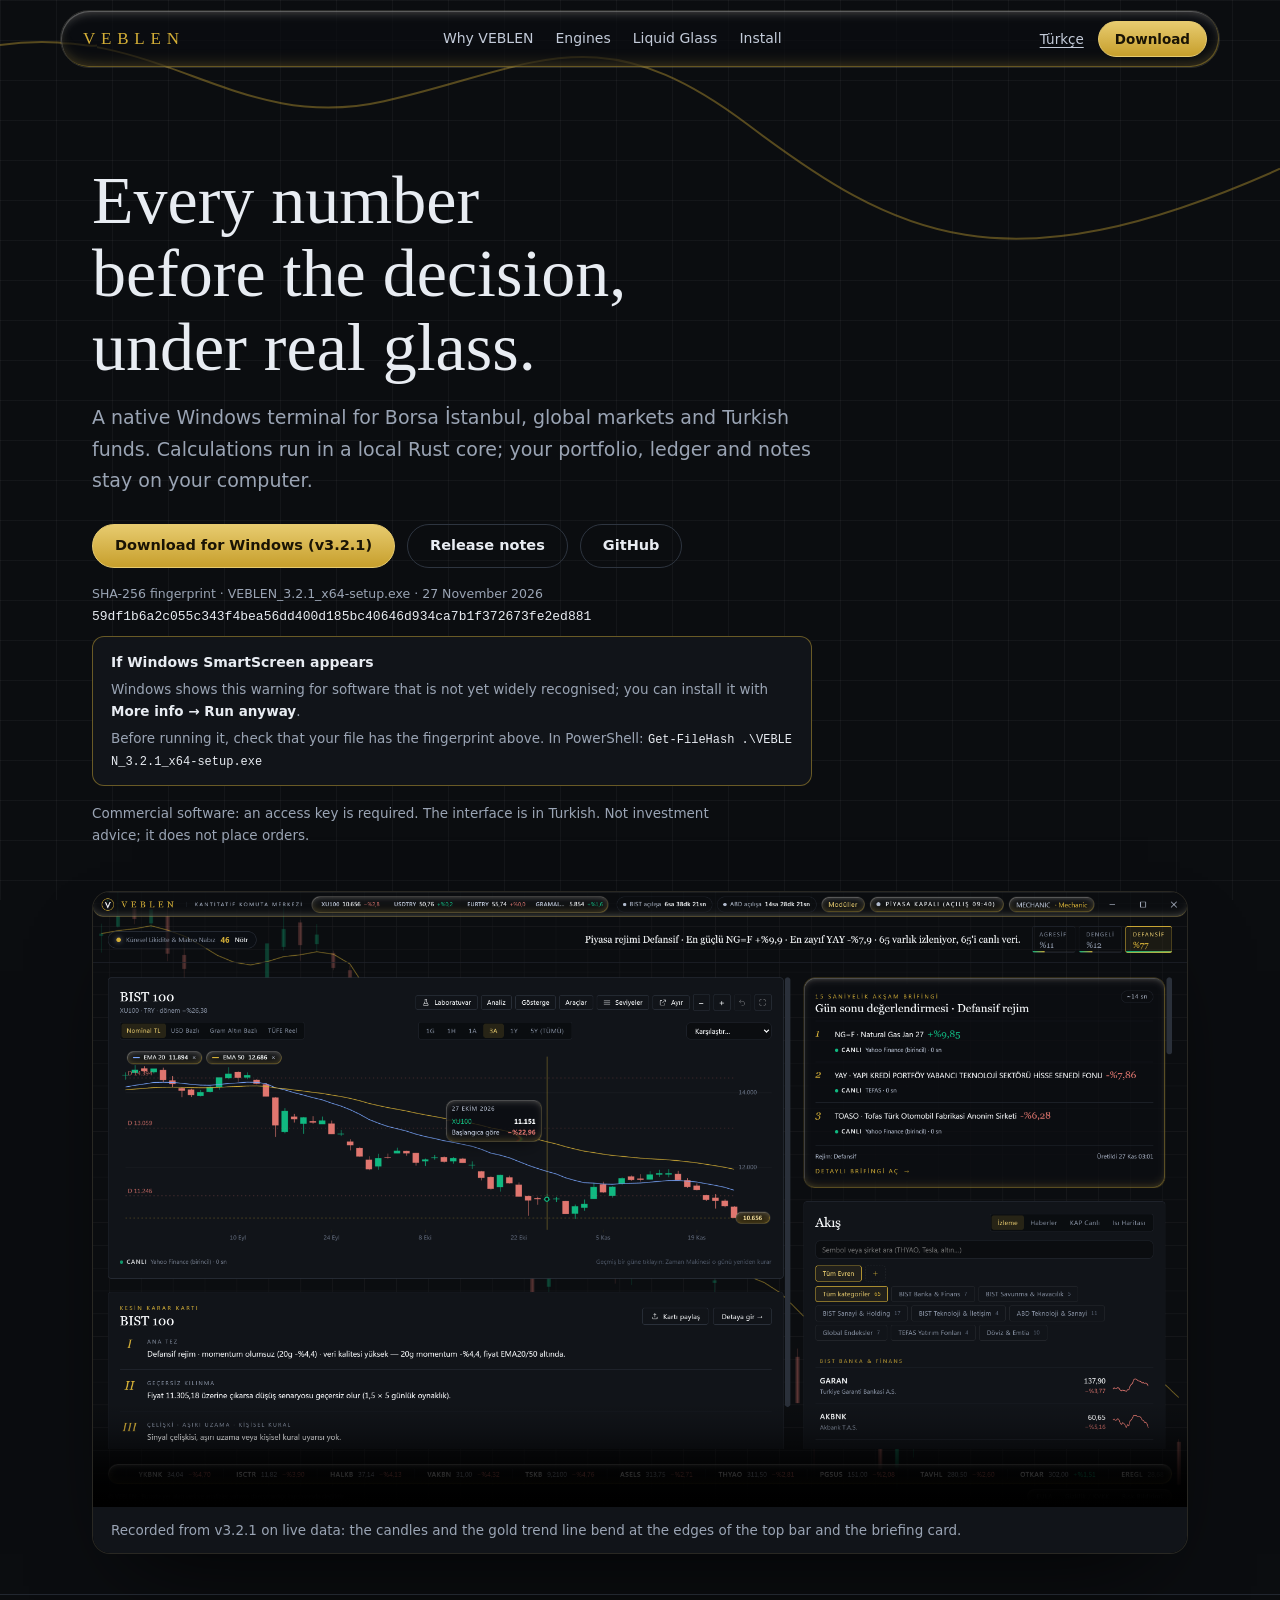
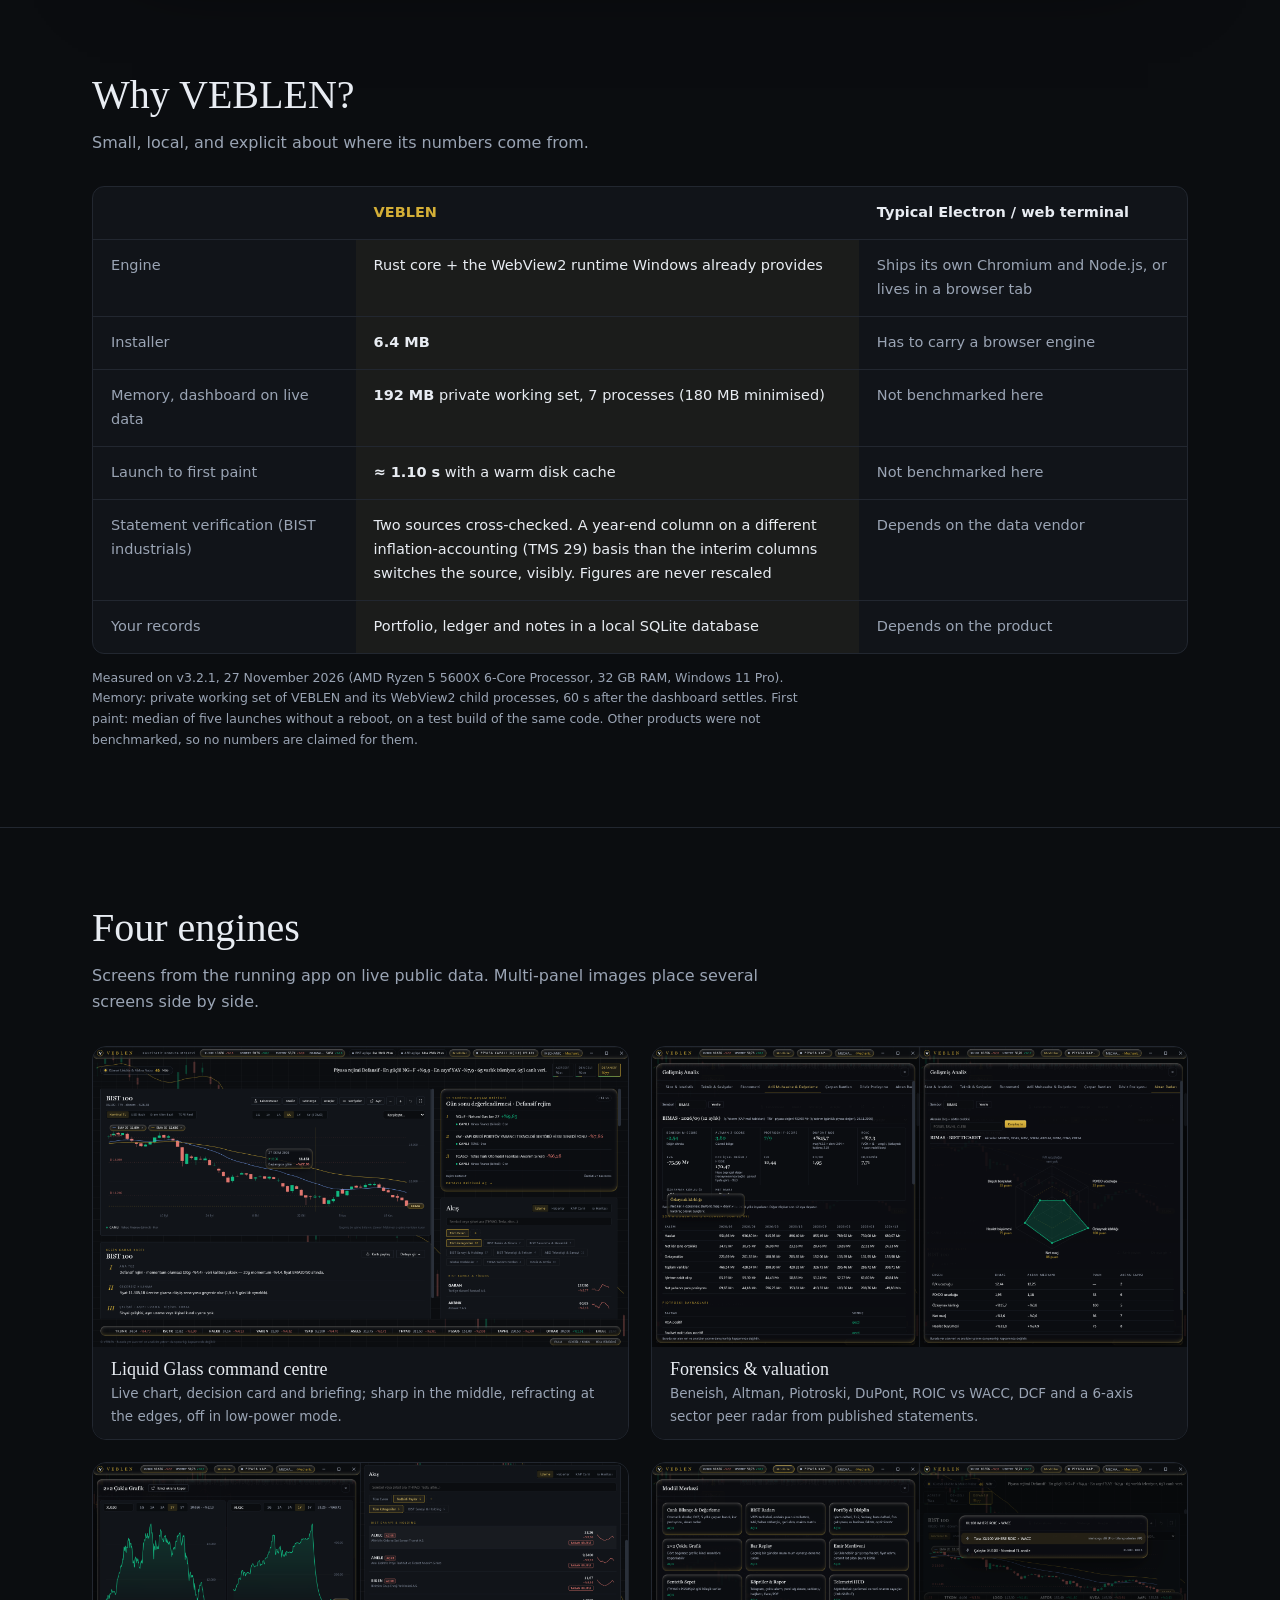
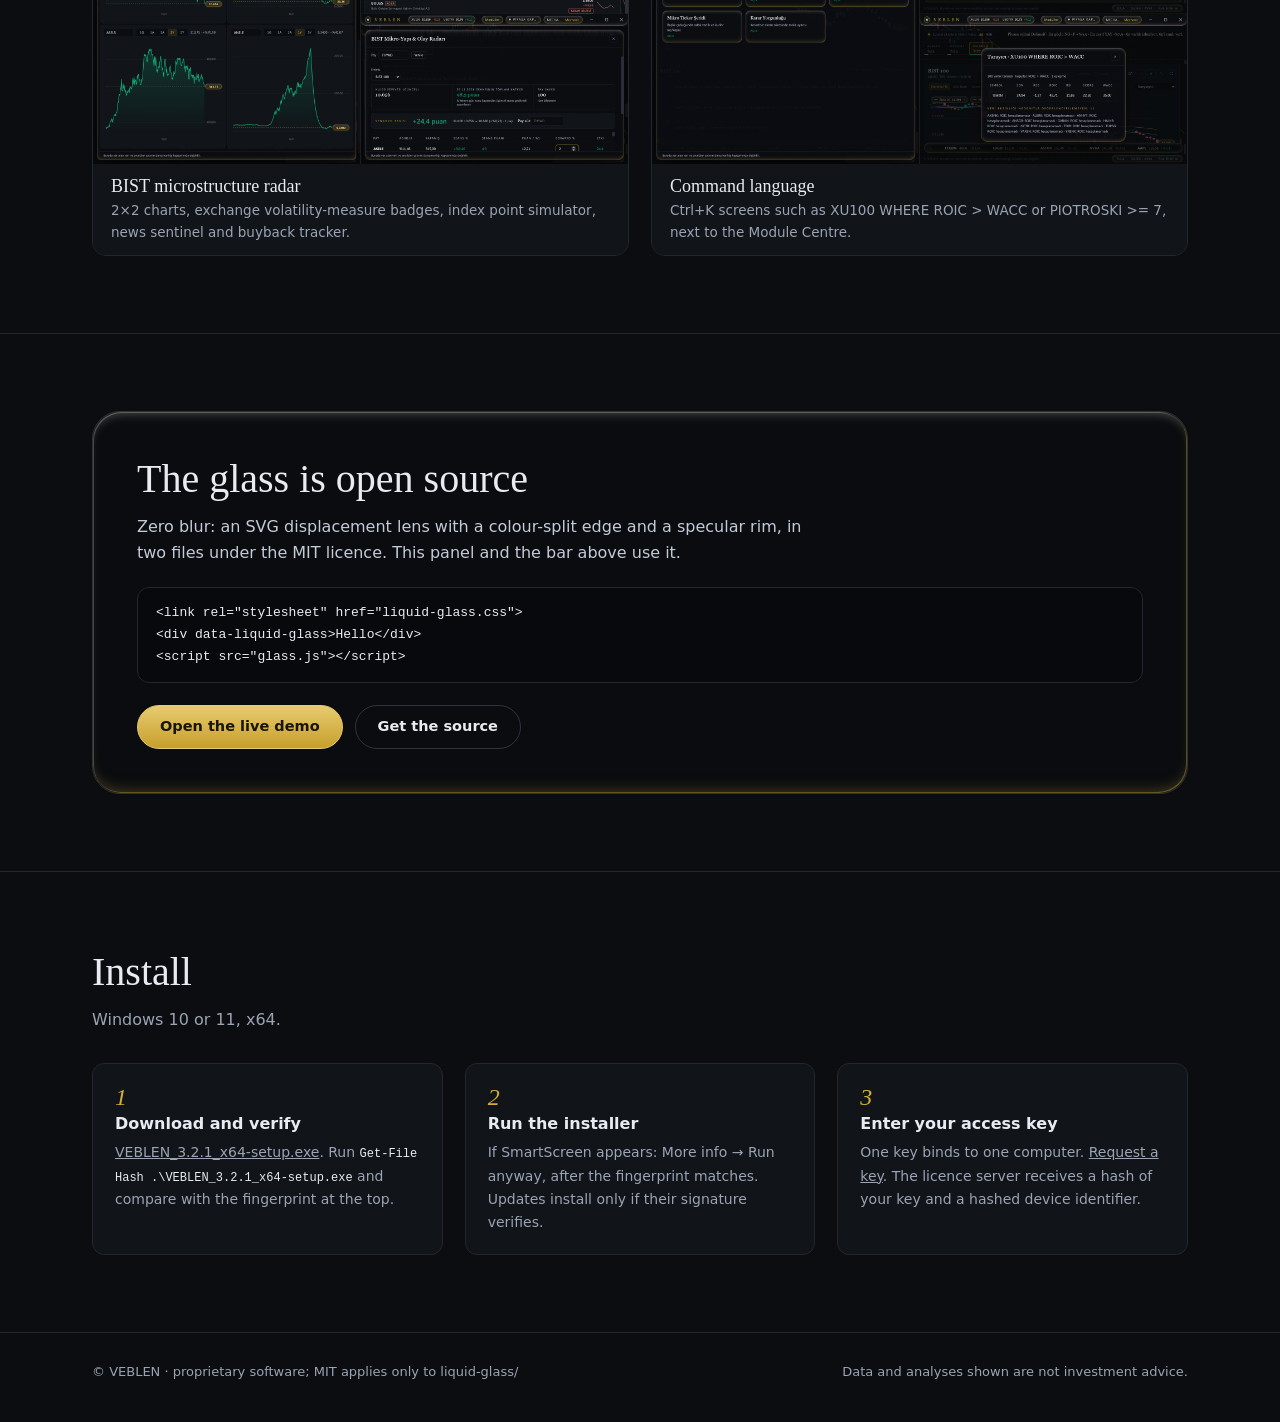
<file: docs/index.html>
<!doctype html>
<html lang="en">
<head>
<meta charset="utf-8">
<meta name="viewport" content="width=device-width, initial-scale=1">
<title>VEBLEN · Native quantitative terminal with optical Liquid Glass</title>
<meta name="description" content="Windows terminal for Borsa İstanbul, global markets and Turkish funds. Rust + Tauri v2, local-first, zero-blur optical glass.">
<meta property="og:title" content="VEBLEN · Native quantitative terminal">
<meta property="og:description" content="Rust + Tauri v2. Local-first. Zero-blur optical glass.">
<meta property="og:image" content="https://itsemreyldz.github.io/veblen-releases/media/hero-liquid-glass.png">
<meta name="twitter:card" content="summary_large_image">
<link rel="alternate" hreflang="tr" href="https://itsemreyldz.github.io/veblen-releases/tr.html">
<link rel="icon" href="media/logo.png">
<link rel="stylesheet" href="liquid-glass/liquid-glass.css">
<link rel="stylesheet" href="site.css">
</head>
<body>
<nav class="bar" data-liquid-glass data-lg-bezel="20" aria-label="Main">
<a class="brand" href="#">VEBLEN</a>
<ul><li><a href="#why">Why VEBLEN</a></li><li><a href="#engines">Engines</a></li><li><a href="#glass">Liquid Glass</a></li><li><a href="#install">Install</a></li></ul>
<div class="right"><a class="lang" href="tr.html" hreflang="tr" lang="tr">Türkçe</a><a class="btn primary small" href="https://github.com/itsemreyldz/veblen-releases/releases/download/v3.2.1/VEBLEN_3.2.1_x64-setup.exe">Download</a></div>
</nav>

<header class="hero"><div class="wrap">
<h1>Every number before the decision, under real glass.</h1>
<p class="lead">A native Windows terminal for Borsa İstanbul, global markets and Turkish funds. Calculations run in a local Rust core; your portfolio, ledger and notes stay on your computer.</p>
<div class="cta"><a class="btn primary" href="https://github.com/itsemreyldz/veblen-releases/releases/download/v3.2.1/VEBLEN_3.2.1_x64-setup.exe">Download for Windows (v3.2.1)</a><a class="btn" href="https://github.com/itsemreyldz/veblen-releases/releases/tag/v3.2.1">Release notes</a><a class="btn" href="https://github.com/itsemreyldz/veblen-releases">GitHub</a></div>
<div class="trust">
<p class="fp"><span>SHA-256 fingerprint · VEBLEN_3.2.1_x64-setup.exe · 27 November 2026</span><code id="sha256" class="hash">59df1b6a2c055c343f4bea56dd400d185bc40646d934ca7b1f372673fe2ed881</code></p>
<aside class="smart" aria-label="About Windows SmartScreen"><b>If Windows SmartScreen appears</b>
<p>Windows shows this warning for software that is not yet widely recognised; you can install it with <strong>More info → Run anyway</strong>.</p>
<p>Before running it, check that your file has the fingerprint above. In PowerShell: <code>Get-FileHash .\VEBLEN_3.2.1_x64-setup.exe</code></p></aside>
</div>
<p class="facts">Commercial software: an access key is required. The interface is in Turkish. Not investment advice; it does not place orders.</p>
<figure class="demo"><video autoplay muted loop playsinline controls preload="metadata" poster="media/hero-liquid-glass.png"><source src="media/hero-demo.mp4" type="video/mp4"><img src="media/hero-demo.gif" alt="Live candles bending at the edge of the glass"></video>
<figcaption>Recorded from v3.2.1 on live data: the candles and the gold trend line bend at the edges of the top bar and the briefing card.</figcaption></figure>
</div></header>

<section id="why"><div class="wrap">
<h2>Why VEBLEN?</h2><p class="sub">Small, local, and explicit about where its numbers come from.</p>
<div class="table"><table>
<thead><tr><th scope="col"><span class="visually"></span></th><th scope="col">VEBLEN</th><th scope="col">Typical Electron / web terminal</th></tr></thead>
<tbody>
<tr><th scope="row">Engine</th><td>Rust core + the WebView2 runtime Windows already provides</td><td>Ships its own Chromium and Node.js, or lives in a browser tab</td></tr>
<tr><th scope="row">Installer</th><td><strong>6.4 MB</strong></td><td>Has to carry a browser engine</td></tr>
<tr><th scope="row">Memory, dashboard on live data</th><td><strong>192 MB</strong> private working set, 7 processes (180 MB minimised)</td><td>Not benchmarked here</td></tr>
<tr><th scope="row">Launch to first paint</th><td><strong>≈ 1.10 s</strong> with a warm disk cache</td><td>Not benchmarked here</td></tr>
<tr><th scope="row">Statement verification (BIST industrials)</th><td>Two sources cross-checked. A year-end column on a different inflation-accounting (TMS 29) basis than the interim columns switches the source, visibly. Figures are never rescaled</td><td>Depends on the data vendor</td></tr>
<tr><th scope="row">Your records</th><td>Portfolio, ledger and notes in a local SQLite database</td><td>Depends on the product</td></tr>
</tbody></table></div>
<p class="foot">Measured on v3.2.1, 27 November 2026 (AMD Ryzen 5 5600X 6-Core Processor, 32 GB RAM, Windows 11 Pro). Memory: private working set of VEBLEN and its WebView2 child processes, 60 s after the dashboard settles. First paint: median of five launches without a reboot, on a test build of the same code. Other products were not benchmarked, so no numbers are claimed for them.</p>
</div></section>

<section id="engines"><div class="wrap">
<h2>Four engines</h2><p class="sub">Screens from the running app on live public data. Multi-panel images place several screens side by side.</p>
<div class="engines">
<figure><a href="media/hero-liquid-glass.png"><img src="media/hero-liquid-glass.png" alt="Liquid Glass command centre" loading="lazy" width="3840" height="2160"></a><figcaption><b>Liquid Glass command centre</b>Live chart, decision card and briefing; sharp in the middle, refracting at the edges, off in low-power mode.</figcaption></figure>
<figure><a href="media/forensics-xray.png"><img src="media/forensics-xray.png" alt="Forensic scores and peer radar" loading="lazy" width="3840" height="2160"></a><figcaption><b>Forensics &amp; valuation</b>Beneish, Altman, Piotroski, DuPont, ROIC vs WACC, DCF and a 6-axis sector peer radar from published statements.</figcaption></figure>
<figure><a href="media/bist-radar-grid.png"><img src="media/bist-radar-grid.png" alt="Chart grid, measure badges and index simulator" loading="lazy" width="3840" height="2160"></a><figcaption><b>BIST microstructure radar</b>2×2 charts, exchange volatility-measure badges, index point simulator, news sentinel and buyback tracker.</figcaption></figure>
<figure><a href="media/command-palette.png"><img src="media/command-palette.png" alt="Command palette and module centre" loading="lazy" width="3840" height="2160"></a><figcaption><b>Command language</b>Ctrl+K screens such as XU100 WHERE ROIC &gt; WACC or PIOTROSKI &gt;= 7, next to the Module Centre.</figcaption></figure>
</div>
</div></section>

<section id="glass"><div class="wrap">
<div class="invite" data-liquid-glass data-lg-bezel="30">
<h2>The glass is open source</h2><p class="sub">Zero blur: an SVG displacement lens with a colour-split edge and a specular rim, in two files under the MIT licence. This panel and the bar above use it.</p>
<pre>&lt;link rel="stylesheet" href="liquid-glass.css"&gt;
&lt;div data-liquid-glass&gt;Hello&lt;/div&gt;
&lt;script src="glass.js"&gt;&lt;/script&gt;</pre>
<div class="cta"><a class="btn primary" href="liquid-glass/">Open the live demo</a><a class="btn" href="https://github.com/itsemreyldz/veblen-releases/tree/main/liquid-glass">Get the source</a></div>
</div>
</div></section>

<section id="install"><div class="wrap">
<h2>Install</h2><p class="sub">Windows 10 or 11, x64.</p>
<ol class="steps">
<li><b>Download and verify</b><p><a href="https://github.com/itsemreyldz/veblen-releases/releases/download/v3.2.1/VEBLEN_3.2.1_x64-setup.exe">VEBLEN_3.2.1_x64-setup.exe</a>. Run <code>Get-FileHash .\VEBLEN_3.2.1_x64-setup.exe</code> and compare with the fingerprint at the top.</p></li>
<li><b>Run the installer</b><p>If SmartScreen appears: More info → Run anyway, after the fingerprint matches. Updates install only if their signature verifies.</p></li>
<li><b>Enter your access key</b><p>One key binds to one computer. <a href="https://github.com/itsemreyldz/veblen-releases/issues/new?title=Access%20key%20request">Request a key</a>. The licence server receives a hash of your key and a hashed device identifier.</p></li>
</ol>
</div></section>

<footer><div class="wrap"><span>© VEBLEN · proprietary software; MIT applies only to liquid-glass/</span><span>Data and analyses shown are not investment advice.</span></div></footer>
<script src="liquid-glass/glass.js"></script>
<script>if (matchMedia('(prefers-reduced-motion: reduce)').matches) { const v = document.querySelector('video'); v.removeAttribute('autoplay'); v.pause(); }</script>
</body>
</html>
</file>
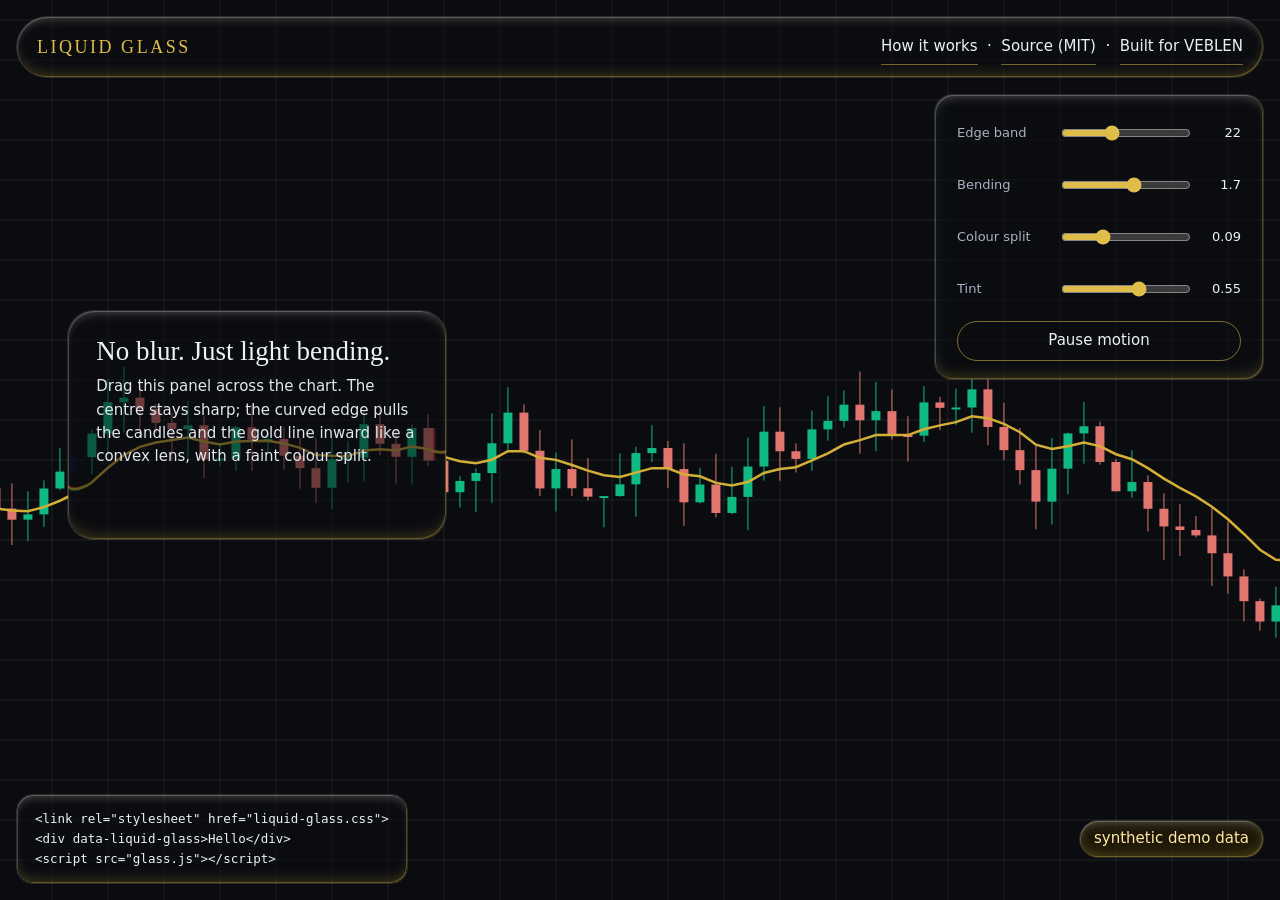
<file: liquid-glass/index.html>
<!doctype html>
<html lang="en">
<head>
<meta charset="utf-8">
<meta name="viewport" content="width=device-width, initial-scale=1">
<title>Liquid Glass · zero-blur optical refraction</title>
<meta name="description" content="A tiny, dependency-free engine that refracts the page behind an element instead of blurring it. SVG feDisplacementMap, chromatic edge, specular rim. MIT.">
<link rel="stylesheet" href="liquid-glass.css">
<style>
  :root { --text: #eef1f6; --mute: #aab3c4; --gold: #e0bd4a; color-scheme: dark; }
  * { box-sizing: border-box; }
  html, body { margin: 0; min-height: 100%; background: #0a0c10; color: var(--text); font: 15px/1.55 'Segoe UI Variable Text', 'Segoe UI', system-ui, sans-serif; }
  canvas { position: fixed; inset: 0; width: 100%; height: 100%; z-index: 0; }
  main { position: relative; z-index: 1; min-height: 100vh; display: grid; grid-template-columns: minmax(0, 1fr); grid-template-rows: auto 1fr auto; gap: 16px; padding: 16px; }
  header { display: flex; flex-wrap: wrap; align-items: center; justify-content: space-between; gap: 10px 20px; padding: 12px 20px; border-radius: 999px; }
  header b { font: 400 18px Georgia, serif; letter-spacing: .14em; color: var(--gold); }
  header a { color: var(--text); text-decoration: none; border-bottom: 1px solid rgba(224, 189, 74, .5); }
  .stage { display: flex; flex-wrap: wrap; align-items: flex-start; justify-content: space-between; gap: 16px; }
  .lens { width: min(380px, 100%); min-height: 230px; padding: 24px 28px; cursor: grab; touch-action: none; user-select: none; border-radius: 26px; }
  .lens:active { cursor: grabbing; }
  @media (min-width: 800px) { .lens { margin-top: clamp(40px, 24vh, 260px); margin-left: clamp(0px, 4vw, 80px); } } /* açılışta grafiğin üstünde dursun */
  @media (max-width: 560px) { header { border-radius: 26px; } }
  .lens h1 { margin: 0 0 8px; font: 400 27px/1.2 Georgia, serif; }
  .lens p { margin: 0; color: #e3e8f0; } /* arkadan parlak mum geçerken de okunur */
  .controls { width: min(330px, 100%); padding: 18px 22px; display: grid; gap: 12px; }
  .controls label { display: grid; grid-template-columns: 92px 1fr 42px; align-items: center; gap: 10px; font-size: 13px; color: var(--mute); }
  .controls output { font-variant-numeric: tabular-nums; color: var(--text); text-align: right; }
  input[type=range] { width: 100%; accent-color: var(--gold); }
  button { font: inherit; min-height: 40px; color: var(--text); background: transparent; border: 1px solid rgba(224, 189, 74, .55); border-radius: 999px; padding: 6px 14px; cursor: pointer; }
  input[type=range] { min-height: 36px; }
  header a { display: inline-flex; align-items: center; min-height: 36px; }
  button:focus-visible, a:focus-visible, .lens:focus-visible { outline: 2px solid var(--gold); outline-offset: 3px; }
  .notice { margin: 0; font-size: 13px; color: var(--mute); }
  footer { display: flex; flex-wrap: wrap; gap: 12px; align-items: center; justify-content: space-between; }
  pre { margin: 0; padding: 14px 18px; border-radius: 16px; overflow: auto; max-width: 100%; min-width: 0; font: 12.5px/1.6 'Cascadia Mono', Consolas, monospace; }
  .badge { padding: 6px 14px; border-radius: 999px; font-variant-numeric: tabular-nums; color: #ffeaa6; --lg-tint: 38, 29, 6; --lg-alpha: .7; }
</style>
</head>
<body>
<canvas id="bg" aria-hidden="true"></canvas>
<main>
  <header data-liquid-glass data-lg-bezel="18">
    <b>LIQUID GLASS</b>
    <span><a href="README.md">How it works</a> &nbsp;·&nbsp; <a href="https://github.com/itsemreyldz/veblen-releases/tree/main/liquid-glass">Source (MIT)</a> &nbsp;·&nbsp; <a href="https://github.com/itsemreyldz/veblen-releases">Built for VEBLEN</a></span>
  </header>

  <div class="stage">
    <section class="lens" id="lens" data-liquid-glass tabindex="0" aria-label="Draggable glass panel. Use the arrow keys to move it.">
      <h1>No blur. Just light bending.</h1>
      <p>Drag this panel across the chart. The centre stays sharp; the curved edge pulls the candles and the gold line inward like a convex lens, with a faint colour split.</p>
    </section>

    <section class="controls" data-liquid-glass aria-label="Lens settings">
      <label>Edge band <input id="bezel" type="range" min="6" max="48" value="22"><output>22</output></label>
      <label>Bending <input id="strength" type="range" min="0" max="3" step="0.1" value="1.7"><output>1.7</output></label>
      <label>Colour split <input id="chroma" type="range" min="0" max="0.3" step="0.01" value="0.09"><output>0.09</output></label>
      <label>Tint <input id="alpha" type="range" min="0" max="0.9" step="0.05" value="0.55"><output>0.55</output></label>
      <button id="motion" type="button">Pause motion</button>
      <p class="notice" id="notice" hidden></p>
    </section>
  </div>

  <footer>
    <pre data-liquid-glass>&lt;link rel="stylesheet" href="liquid-glass.css"&gt;
&lt;div data-liquid-glass&gt;Hello&lt;/div&gt;
&lt;script src="glass.js"&gt;&lt;/script&gt;</pre>
    <span class="badge" data-liquid-glass data-lg-bezel="10">synthetic demo data</span>
  </footer>
</main>

<script src="glass.js"></script>
<script>
(function () {
  'use strict';
  // Background: a synthetic candlestick tape and trend line, only so there is something to refract.
  var cv = document.getElementById('bg'), g = cv.getContext('2d'), bars = [], offset = 0, last = 0;
  var seed = 7, rnd = function () { seed = (seed * 16807) % 2147483647; return seed / 2147483647; };
  var price = 100;
  function bar() { var o = price; price = Math.max(55, Math.min(145, price + (rnd() - 0.5) * 9 + (100 - price) * 0.03)); return { o: o, c: price, h: Math.max(o, price) + rnd() * 4, l: Math.min(o, price) - rnd() * 4 }; }
  for (var i = 0; i < 260; i++) bars.push(bar());
  function draw() {
    var d = Math.min(window.devicePixelRatio || 1, 2), w = innerWidth, h = innerHeight, step = 16;
    if (cv.width !== Math.round(w * d) || cv.height !== Math.round(h * d)) { cv.width = Math.round(w * d); cv.height = Math.round(h * d); }
    g.setTransform(d, 0, 0, d, 0, 0); g.clearRect(0, 0, w, h);
    g.strokeStyle = 'rgba(238,241,246,.09)'; g.lineWidth = 1; g.beginPath();
    for (var x = -offset % 56; x < w; x += 56) { g.moveTo(x, 0); g.lineTo(x, h); }
    for (var y = 20; y < h; y += 40) { g.moveTo(0, y); g.lineTo(w, y); }
    g.stroke();
    var n = Math.ceil(w / step) + 2, Y = function (v) { return h - 30 - ((v - 50) / 100) * (h - 60); }, avg = null;
    var line = [];
    for (var k = 0; k < n; k++) {
      var b = bars[k % bars.length], X = k * step - (offset % step), up = b.c >= b.o;
      g.strokeStyle = g.fillStyle = up ? '#10b981' : '#e0766f';
      g.beginPath(); g.moveTo(X, Y(b.h)); g.lineTo(X, Y(b.l)); g.stroke();
      g.fillRect(X - 4.5, Math.min(Y(b.o), Y(b.c)), 9, Math.max(2, Math.abs(Y(b.c) - Y(b.o))));
      avg = avg === null ? b.c : b.c * 0.18 + avg * 0.82; line.push([X, Y(avg)]);
    }
    g.strokeStyle = '#d4af37'; g.lineWidth = 2.5; g.beginPath();
    line.forEach(function (p, j) { if (j) g.lineTo(p[0], p[1]); else g.moveTo(p[0], p[1]); }); g.stroke();
  }
  var running = !matchMedia('(prefers-reduced-motion: reduce)').matches;
  var button = document.getElementById('motion');
  function label() { button.textContent = running ? 'Pause motion' : 'Play motion'; }
  function frame(t) {
    if (running) {
      var dt = Math.min(0.05, (t - last) / 1000 || 0); offset += dt * 28;
      if (offset >= 16) { offset -= 16; bars.push(bars.shift()); }
      draw(); requestAnimationFrame(frame);
    }
    last = t;
  }
  button.addEventListener('click', function () { running = !running; label(); if (running) { last = performance.now(); requestAnimationFrame(frame); } });
  addEventListener('resize', draw); label(); draw(); if (running) requestAnimationFrame(frame);

  // Drag (pointer and arrow keys)
  var lens = document.getElementById('lens'), pos = { x: 0, y: 0 }, from = null;
  function move(x, y) { pos.x = x; pos.y = y; lens.style.left = x + 'px'; lens.style.top = y + 'px'; }
  lens.addEventListener('pointerdown', function (e) { from = { x: e.clientX - pos.x, y: e.clientY - pos.y }; lens.setPointerCapture(e.pointerId); });
  lens.addEventListener('pointermove', function (e) { if (from) move(e.clientX - from.x, e.clientY - from.y); });
  lens.addEventListener('pointerup', function () { from = null; });
  lens.addEventListener('keydown', function (e) {
    var d = { ArrowLeft: [-16, 0], ArrowRight: [16, 0], ArrowUp: [0, -16], ArrowDown: [0, 16] }[e.key];
    if (d) { e.preventDefault(); move(pos.x + d[0], pos.y + d[1]); }
  });

  // Settings
  ['bezel', 'strength', 'chroma', 'alpha'].forEach(function (name) {
    var input = document.getElementById(name);
    input.addEventListener('input', function () {
      input.nextElementSibling.textContent = input.value;
      if (name === 'alpha') lens.style.setProperty('--lg-alpha', input.value); else { lens.setAttribute('data-lg-' + name, input.value); LiquidGlass.refresh(); }
    });
  });

  var notice = document.getElementById('notice');
  if (!LiquidGlass.supported) { notice.hidden = false; notice.textContent = 'This browser does not run SVG filters inside backdrop-filter, so you see the tinted fallback. Open the page in a Chromium browser to see the refraction.'; }
  else if (LiquidGlass.reduced) {
    notice.hidden = false; notice.textContent = 'Your system asks for reduced transparency, so the lens is off. ';
    var show = document.createElement('button'); show.type = 'button'; show.textContent = 'Show the glass anyway';
    show.addEventListener('click', function () { LiquidGlass.force(true); notice.hidden = true; });
    notice.appendChild(show);
  }
})();
</script>
</body>
</html>
</file>
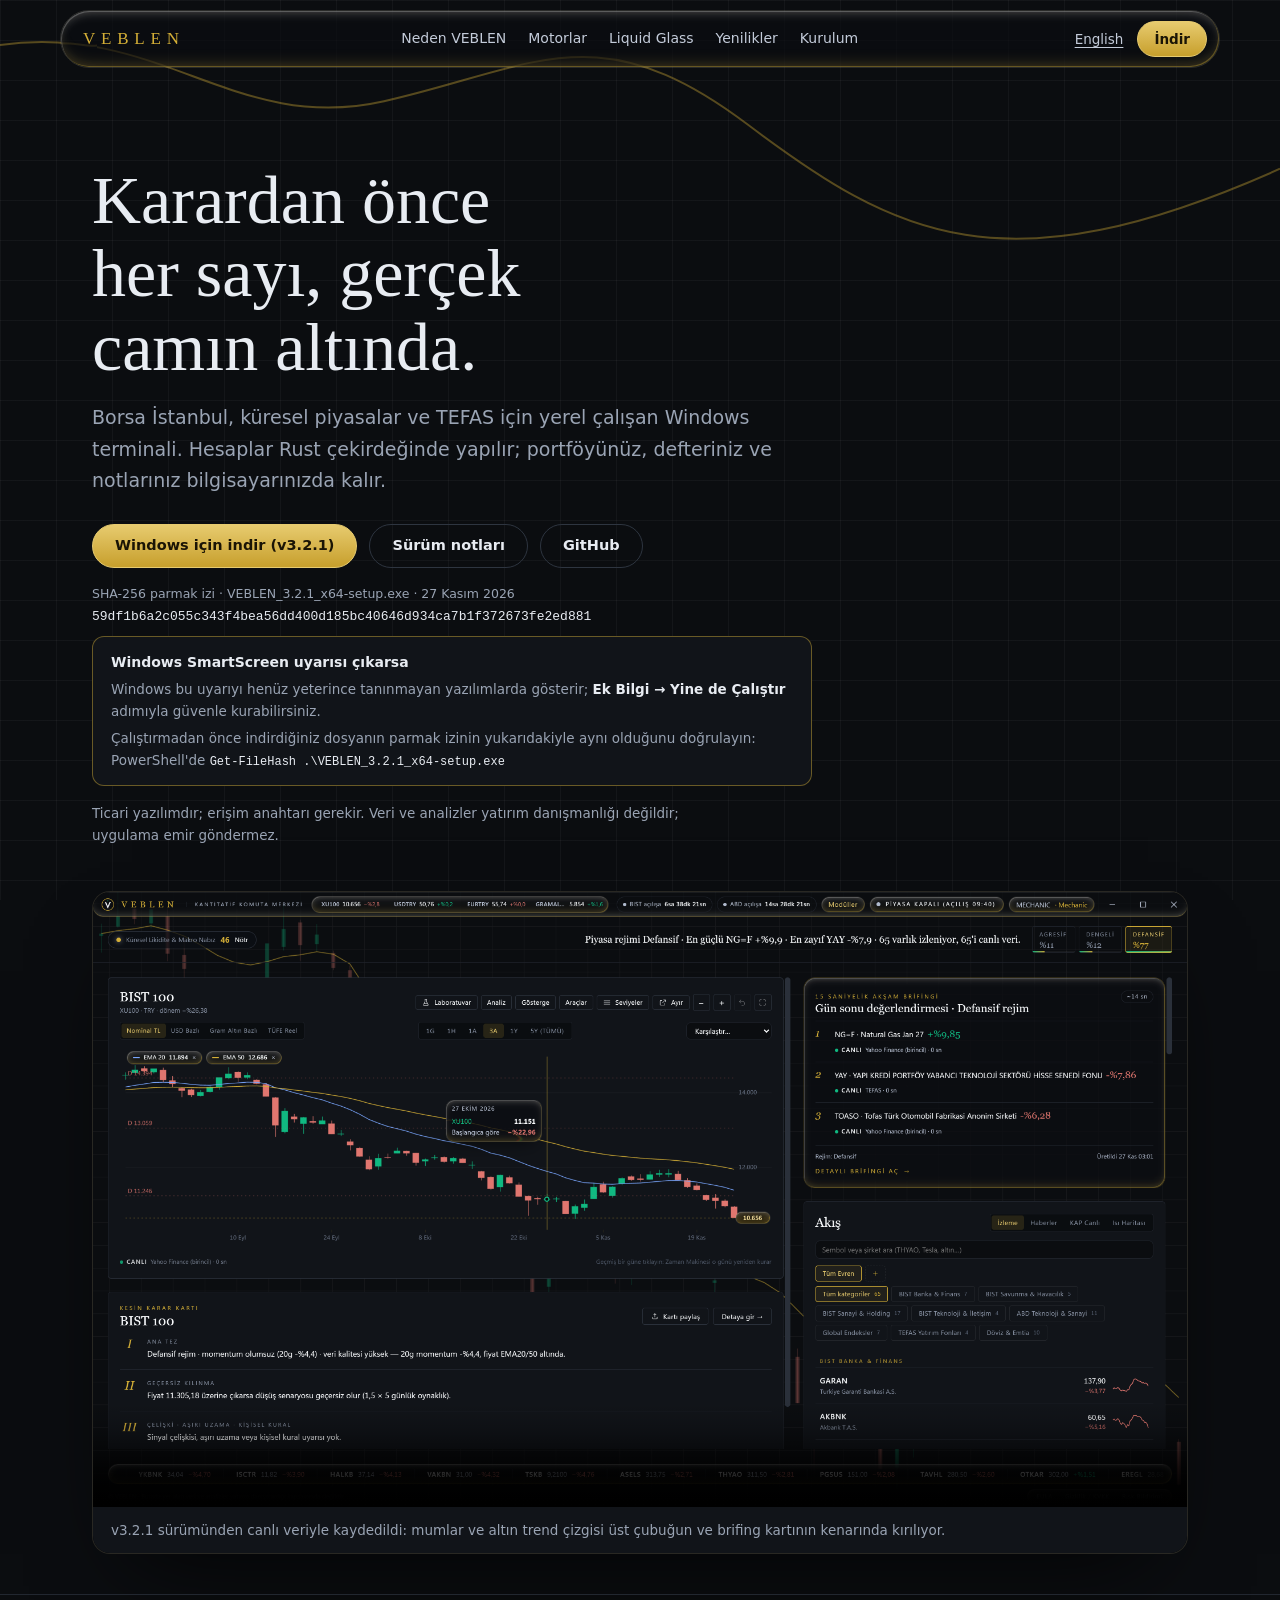
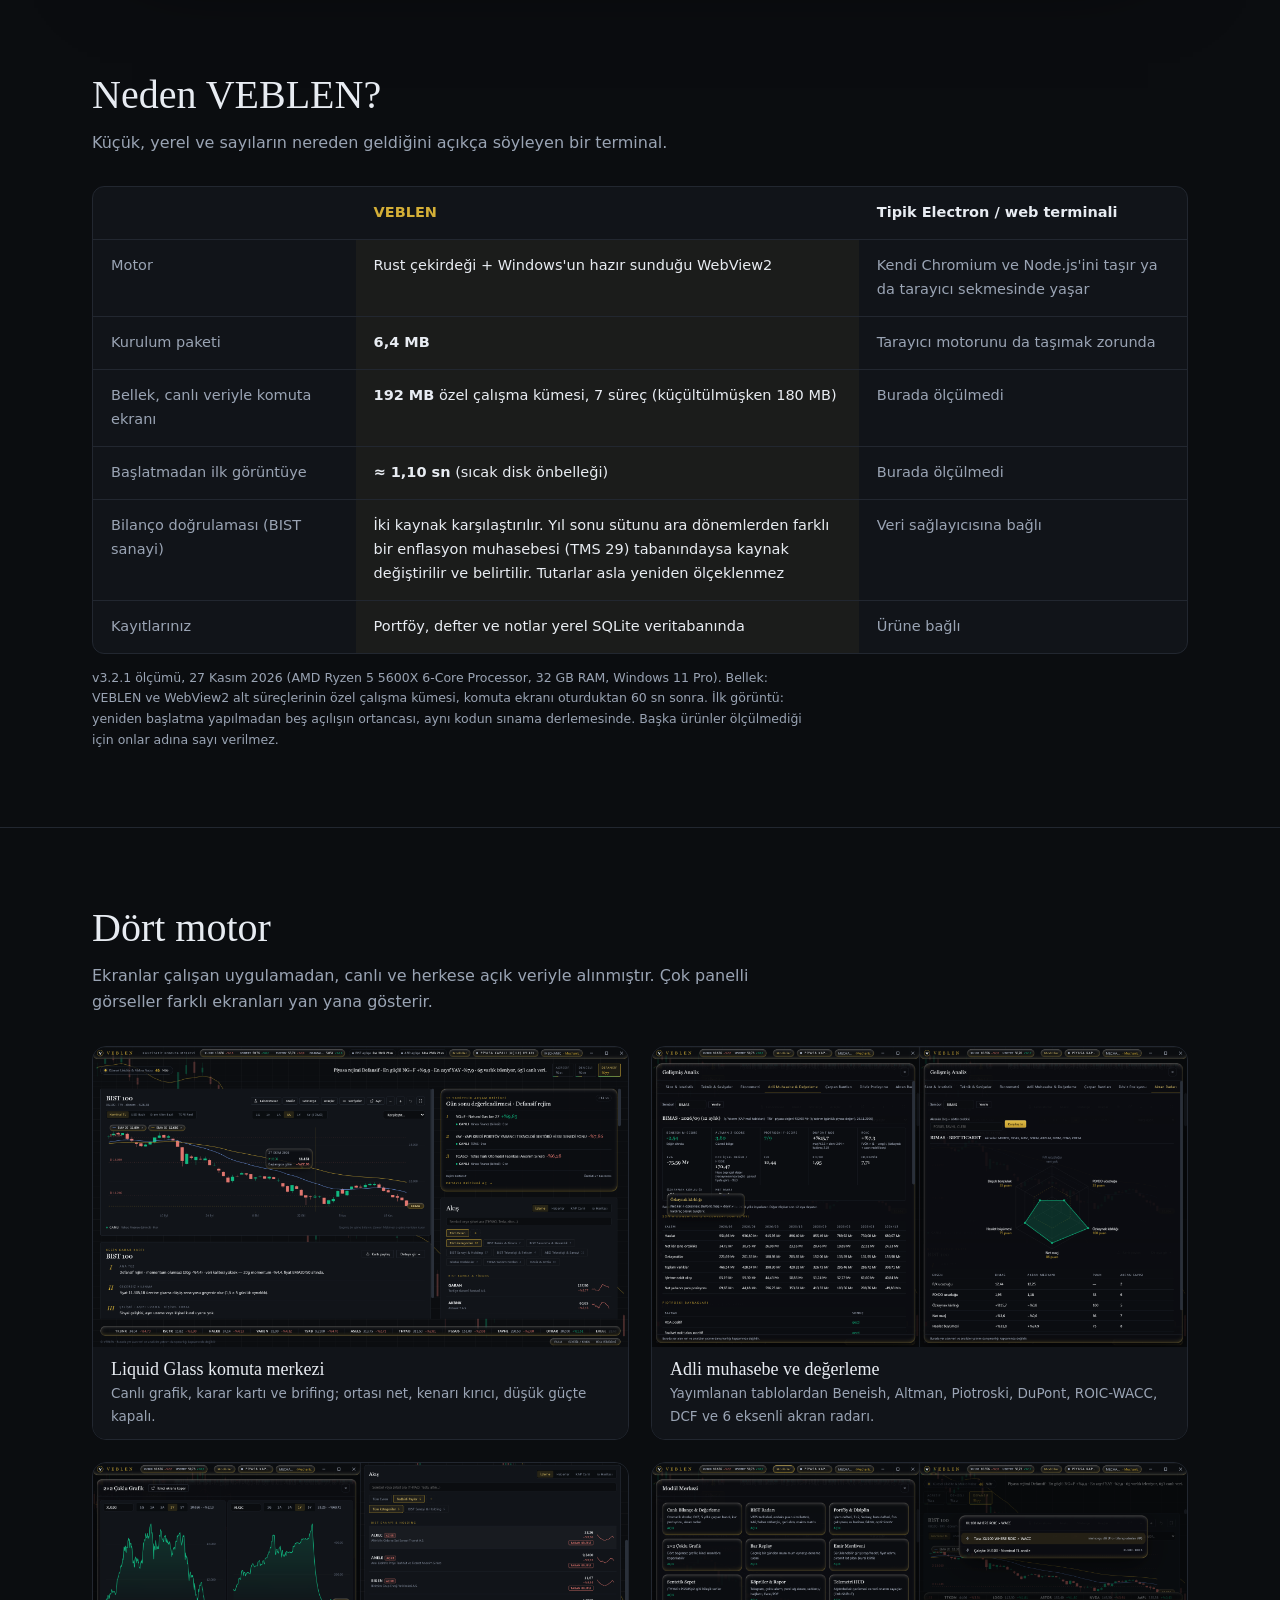
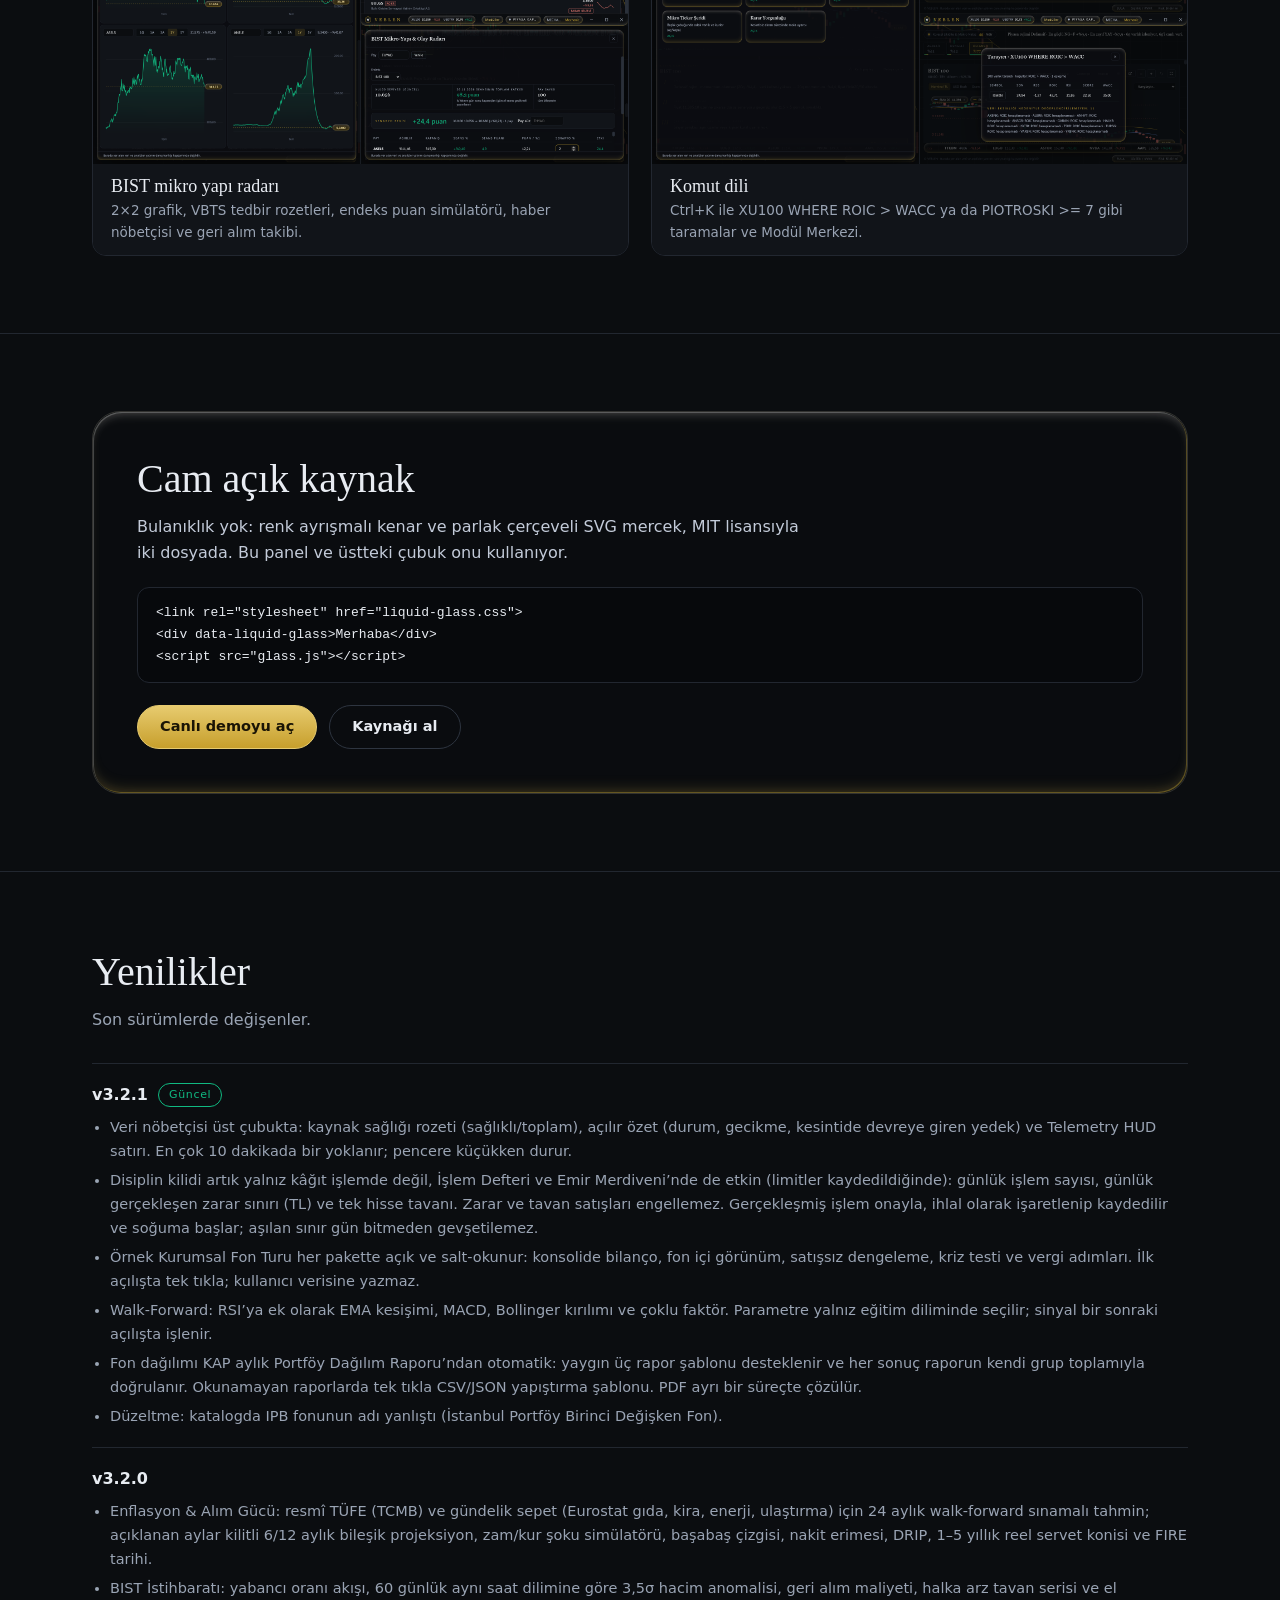
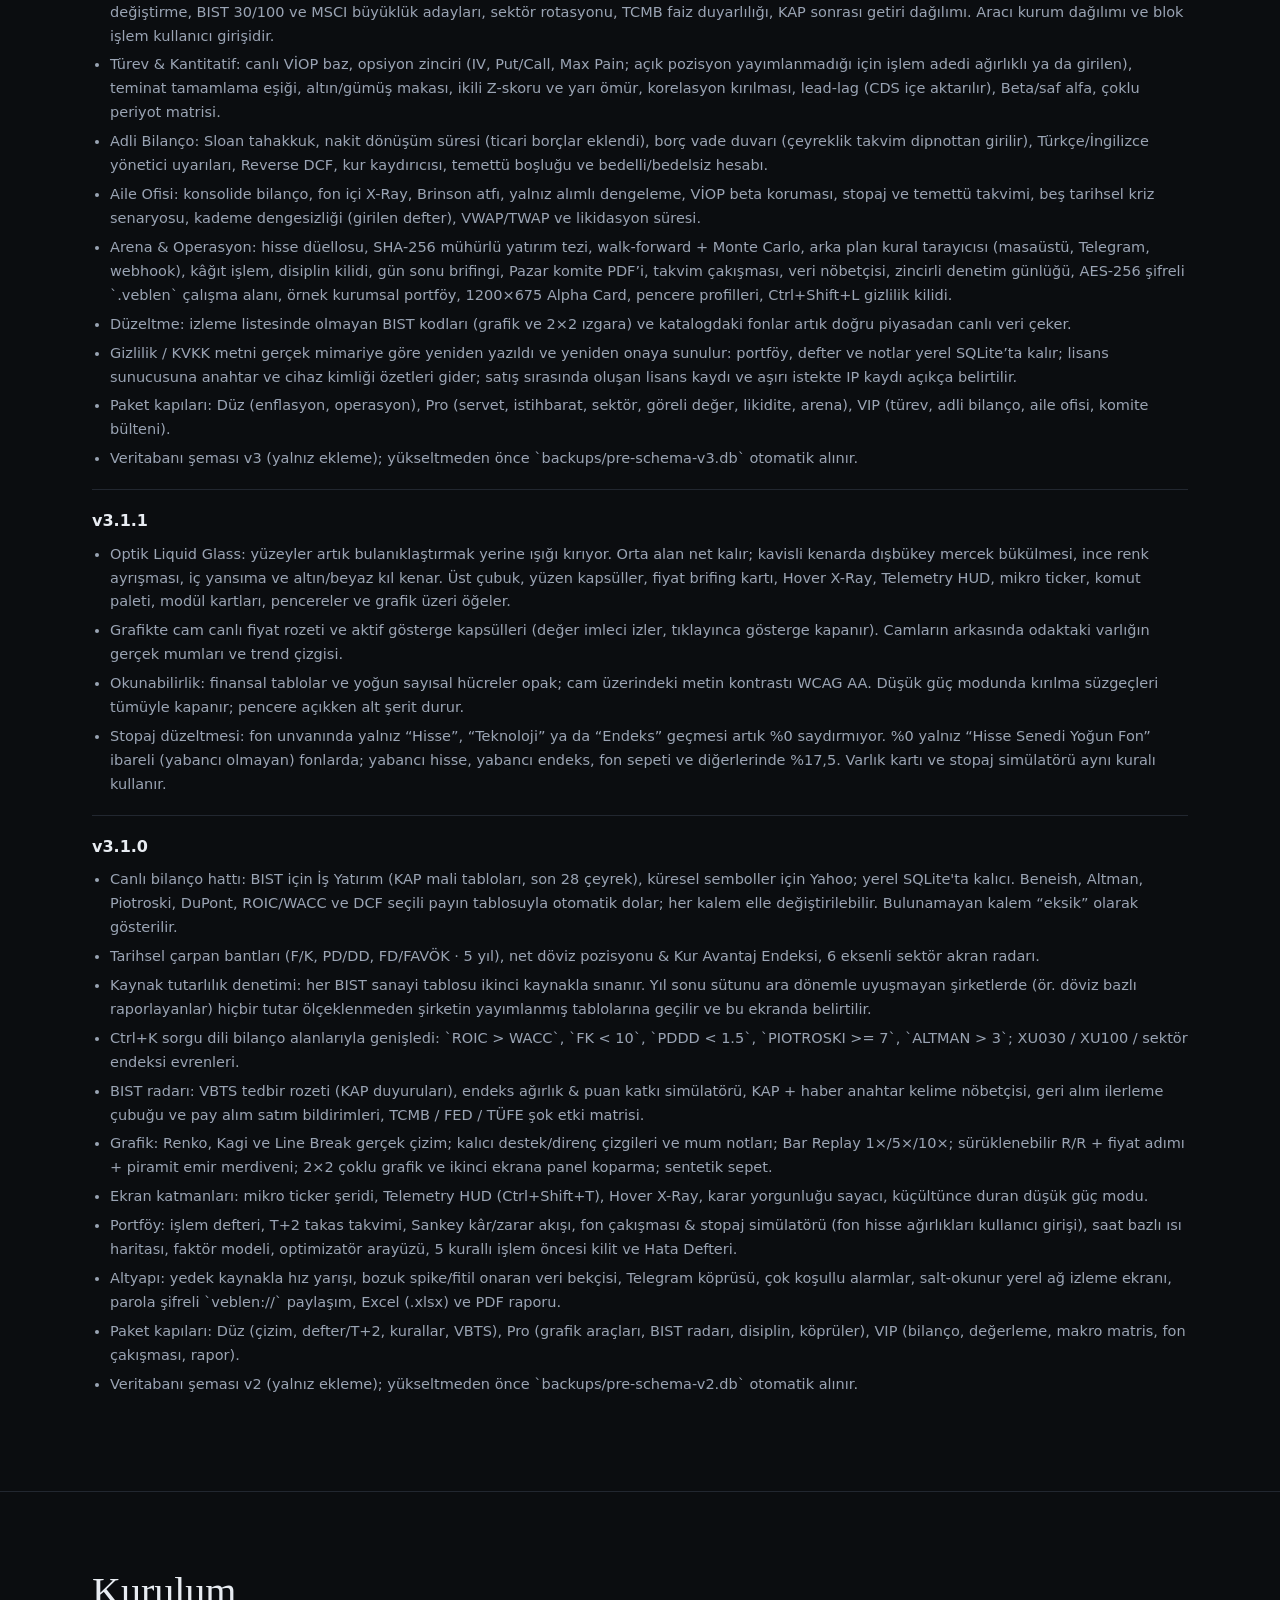
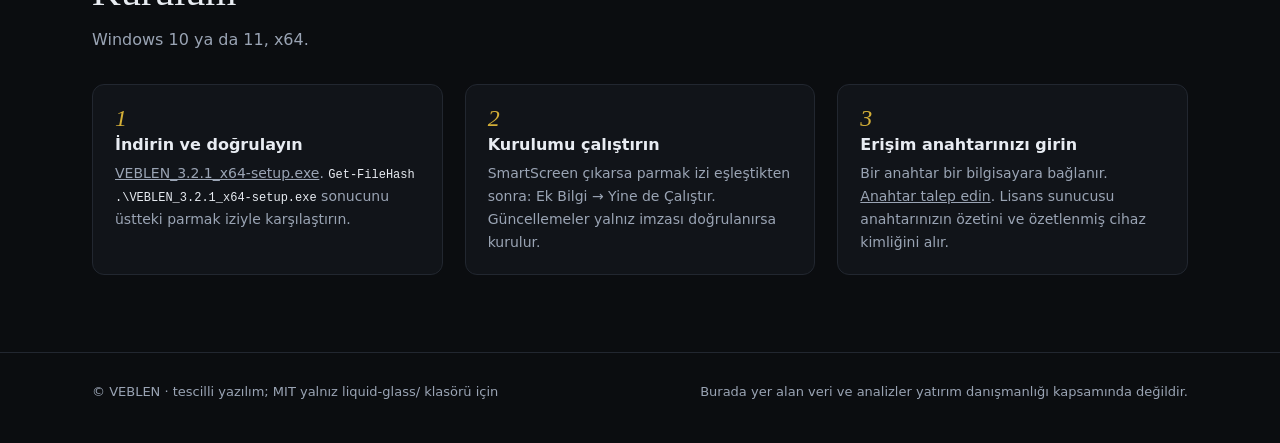
<file: docs/tr.html>
<!doctype html>
<html lang="tr">
<head>
<meta charset="utf-8">
<meta name="viewport" content="width=device-width, initial-scale=1">
<title>VEBLEN · Optik Liquid Glass'lı kantitatif terminal</title>
<meta name="description" content="Borsa İstanbul, küresel piyasalar ve TEFAS için Windows terminali. Rust + Tauri v2, yerel veri, bulanıklıksız optik cam.">
<meta property="og:title" content="VEBLEN · Kantitatif terminal">
<meta property="og:description" content="Rust + Tauri v2. Yerel veri. Bulanıklıksız optik cam.">
<meta property="og:image" content="https://itsemreyldz.github.io/veblen-releases/media/hero-liquid-glass.png">
<meta name="twitter:card" content="summary_large_image">
<link rel="alternate" hreflang="en" href="https://itsemreyldz.github.io/veblen-releases/">
<link rel="icon" href="media/logo.png">
<link rel="stylesheet" href="liquid-glass/liquid-glass.css">
<link rel="stylesheet" href="site.css">
</head>
<body>
<nav class="bar" data-liquid-glass data-lg-bezel="20" aria-label="Ana menü">
<a class="brand" href="#">VEBLEN</a>
<ul><li><a href="#neden">Neden VEBLEN</a></li><li><a href="#motorlar">Motorlar</a></li><li><a href="#cam">Liquid Glass</a></li><li><a href="#yenilikler">Yenilikler</a></li><li><a href="#kurulum">Kurulum</a></li></ul>
<div class="right"><a class="lang" href="./" hreflang="en" lang="en">English</a><a class="btn primary small" href="https://github.com/itsemreyldz/veblen-releases/releases/download/v3.2.1/VEBLEN_3.2.1_x64-setup.exe">İndir</a></div>
</nav>

<header class="hero"><div class="wrap">
<h1>Karardan önce her sayı, gerçek camın altında.</h1>
<p class="lead">Borsa İstanbul, küresel piyasalar ve TEFAS için yerel çalışan Windows terminali. Hesaplar Rust çekirdeğinde yapılır; portföyünüz, defteriniz ve notlarınız bilgisayarınızda kalır.</p>
<div class="cta"><a class="btn primary" href="https://github.com/itsemreyldz/veblen-releases/releases/download/v3.2.1/VEBLEN_3.2.1_x64-setup.exe">Windows için indir (v3.2.1)</a><a class="btn" href="https://github.com/itsemreyldz/veblen-releases/releases/tag/v3.2.1">Sürüm notları</a><a class="btn" href="https://github.com/itsemreyldz/veblen-releases">GitHub</a></div>
<div class="trust">
<p class="fp"><span>SHA-256 parmak izi · VEBLEN_3.2.1_x64-setup.exe · 27 Kasım 2026</span><code id="sha256" class="hash">59df1b6a2c055c343f4bea56dd400d185bc40646d934ca7b1f372673fe2ed881</code></p>
<aside class="smart" aria-label="Windows SmartScreen bilgisi"><b>Windows SmartScreen uyarısı çıkarsa</b>
<p>Windows bu uyarıyı henüz yeterince tanınmayan yazılımlarda gösterir; <strong>Ek Bilgi → Yine de Çalıştır</strong> adımıyla güvenle kurabilirsiniz.</p>
<p>Çalıştırmadan önce indirdiğiniz dosyanın parmak izinin yukarıdakiyle aynı olduğunu doğrulayın: PowerShell'de <code>Get-FileHash .\VEBLEN_3.2.1_x64-setup.exe</code></p></aside>
</div>
<p class="facts">Ticari yazılımdır; erişim anahtarı gerekir. Veri ve analizler yatırım danışmanlığı değildir; uygulama emir göndermez.</p>
<figure class="demo"><video autoplay muted loop playsinline controls preload="metadata" poster="media/hero-liquid-glass.png"><source src="media/hero-demo.mp4" type="video/mp4"><img src="media/hero-demo.gif" alt="Canlı mumlar camın kenarında kırılıyor"></video>
<figcaption>v3.2.1 sürümünden canlı veriyle kaydedildi: mumlar ve altın trend çizgisi üst çubuğun ve brifing kartının kenarında kırılıyor.</figcaption></figure>
</div></header>

<section id="neden"><div class="wrap">
<h2>Neden VEBLEN?</h2><p class="sub">Küçük, yerel ve sayıların nereden geldiğini açıkça söyleyen bir terminal.</p>
<div class="table"><table>
<thead><tr><th scope="col"></th><th scope="col">VEBLEN</th><th scope="col">Tipik Electron / web terminali</th></tr></thead>
<tbody>
<tr><th scope="row">Motor</th><td>Rust çekirdeği + Windows'un hazır sunduğu WebView2</td><td>Kendi Chromium ve Node.js'ini taşır ya da tarayıcı sekmesinde yaşar</td></tr>
<tr><th scope="row">Kurulum paketi</th><td><strong>6,4 MB</strong></td><td>Tarayıcı motorunu da taşımak zorunda</td></tr>
<tr><th scope="row">Bellek, canlı veriyle komuta ekranı</th><td><strong>192 MB</strong> özel çalışma kümesi, 7 süreç (küçültülmüşken 180 MB)</td><td>Burada ölçülmedi</td></tr>
<tr><th scope="row">Başlatmadan ilk görüntüye</th><td><strong>≈ 1,10 sn</strong> (sıcak disk önbelleği)</td><td>Burada ölçülmedi</td></tr>
<tr><th scope="row">Bilanço doğrulaması (BIST sanayi)</th><td>İki kaynak karşılaştırılır. Yıl sonu sütunu ara dönemlerden farklı bir enflasyon muhasebesi (TMS 29) tabanındaysa kaynak değiştirilir ve belirtilir. Tutarlar asla yeniden ölçeklenmez</td><td>Veri sağlayıcısına bağlı</td></tr>
<tr><th scope="row">Kayıtlarınız</th><td>Portföy, defter ve notlar yerel SQLite veritabanında</td><td>Ürüne bağlı</td></tr>
</tbody></table></div>
<p class="foot">v3.2.1 ölçümü, 27 Kasım 2026 (AMD Ryzen 5 5600X 6-Core Processor, 32 GB RAM, Windows 11 Pro). Bellek: VEBLEN ve WebView2 alt süreçlerinin özel çalışma kümesi, komuta ekranı oturduktan 60 sn sonra. İlk görüntü: yeniden başlatma yapılmadan beş açılışın ortancası, aynı kodun sınama derlemesinde. Başka ürünler ölçülmediği için onlar adına sayı verilmez.</p>
</div></section>

<section id="motorlar"><div class="wrap">
<h2>Dört motor</h2><p class="sub">Ekranlar çalışan uygulamadan, canlı ve herkese açık veriyle alınmıştır. Çok panelli görseller farklı ekranları yan yana gösterir.</p>
<div class="engines">
<figure><a href="media/hero-liquid-glass.png"><img src="media/hero-liquid-glass.png" alt="Liquid Glass komuta merkezi" loading="lazy" width="3840" height="2160"></a><figcaption><b>Liquid Glass komuta merkezi</b>Canlı grafik, karar kartı ve brifing; ortası net, kenarı kırıcı, düşük güçte kapalı.</figcaption></figure>
<figure><a href="media/forensics-xray.png"><img src="media/forensics-xray.png" alt="Adli muhasebe ve akran radarı" loading="lazy" width="3840" height="2160"></a><figcaption><b>Adli muhasebe ve değerleme</b>Yayımlanan tablolardan Beneish, Altman, Piotroski, DuPont, ROIC-WACC, DCF ve 6 eksenli akran radarı.</figcaption></figure>
<figure><a href="media/bist-radar-grid.png"><img src="media/bist-radar-grid.png" alt="Çoklu grafik, tedbir rozetleri ve endeks simülatörü" loading="lazy" width="3840" height="2160"></a><figcaption><b>BIST mikro yapı radarı</b>2×2 grafik, VBTS tedbir rozetleri, endeks puan simülatörü, haber nöbetçisi ve geri alım takibi.</figcaption></figure>
<figure><a href="media/command-palette.png"><img src="media/command-palette.png" alt="Komut paleti ve modül merkezi" loading="lazy" width="3840" height="2160"></a><figcaption><b>Komut dili</b>Ctrl+K ile XU100 WHERE ROIC &gt; WACC ya da PIOTROSKI &gt;= 7 gibi taramalar ve Modül Merkezi.</figcaption></figure>
</div>
</div></section>

<section id="cam"><div class="wrap">
<div class="invite" data-liquid-glass data-lg-bezel="30">
<h2>Cam açık kaynak</h2><p class="sub">Bulanıklık yok: renk ayrışmalı kenar ve parlak çerçeveli SVG mercek, MIT lisansıyla iki dosyada. Bu panel ve üstteki çubuk onu kullanıyor.</p>
<pre>&lt;link rel="stylesheet" href="liquid-glass.css"&gt;
&lt;div data-liquid-glass&gt;Merhaba&lt;/div&gt;
&lt;script src="glass.js"&gt;&lt;/script&gt;</pre>
<div class="cta"><a class="btn primary" href="liquid-glass/">Canlı demoyu aç</a><a class="btn" href="https://github.com/itsemreyldz/veblen-releases/tree/main/liquid-glass">Kaynağı al</a></div>
</div>
</div></section>

<section id="yenilikler"><div class="wrap">
<h2>Yenilikler</h2><p class="sub">Son sürümlerde değişenler.</p>
<div class="rel"><div class="rel-h"><b>v3.2.1</b><span class="pill">Güncel</span></div><ul><li>Veri nöbetçisi üst çubukta: kaynak sağlığı rozeti (sağlıklı/toplam), açılır özet (durum, gecikme, kesintide devreye giren yedek) ve Telemetry HUD satırı. En çok 10 dakikada bir yoklanır; pencere küçükken durur.</li><li>Disiplin kilidi artık yalnız kâğıt işlemde değil, İşlem Defteri ve Emir Merdiveni’nde de etkin (limitler kaydedildiğinde): günlük işlem sayısı, günlük gerçekleşen zarar sınırı (TL) ve tek hisse tavanı. Zarar ve tavan satışları engellemez. Gerçekleşmiş işlem onayla, ihlal olarak işaretlenip kaydedilir ve soğuma başlar; aşılan sınır gün bitmeden gevşetilemez.</li><li>Örnek Kurumsal Fon Turu her pakette açık ve salt-okunur: konsolide bilanço, fon içi görünüm, satışsız dengeleme, kriz testi ve vergi adımları. İlk açılışta tek tıkla; kullanıcı verisine yazmaz.</li><li>Walk-Forward: RSI’ya ek olarak EMA kesişimi, MACD, Bollinger kırılımı ve çoklu faktör. Parametre yalnız eğitim diliminde seçilir; sinyal bir sonraki açılışta işlenir.</li><li>Fon dağılımı KAP aylık Portföy Dağılım Raporu’ndan otomatik: yaygın üç rapor şablonu desteklenir ve her sonuç raporun kendi grup toplamıyla doğrulanır. Okunamayan raporlarda tek tıkla CSV/JSON yapıştırma şablonu. PDF ayrı bir süreçte çözülür.</li><li>Düzeltme: katalogda IPB fonunun adı yanlıştı (İstanbul Portföy Birinci Değişken Fon).</li></ul></div>
<div class="rel"><div class="rel-h"><b>v3.2.0</b></div><ul><li>Enflasyon &amp; Alım Gücü: resmî TÜFE (TCMB) ve gündelik sepet (Eurostat gıda, kira, enerji, ulaştırma) için 24 aylık walk-forward sınamalı tahmin; açıklanan aylar kilitli 6/12 aylık bileşik projeksiyon, zam/kur şoku simülatörü, başabaş çizgisi, nakit erimesi, DRIP, 1–5 yıllık reel servet konisi ve FIRE tarihi.</li><li>BIST İstihbaratı: yabancı oranı akışı, 60 günlük aynı saat dilimine göre 3,5σ hacim anomalisi, geri alım maliyeti, halka arz tavan serisi ve el değiştirme, BIST 30/100 ve MSCI büyüklük adayları, sektör rotasyonu, TCMB faiz duyarlılığı, KAP sonrası getiri dağılımı. Aracı kurum dağılımı ve blok işlem kullanıcı girişidir.</li><li>Türev &amp; Kantitatif: canlı VİOP baz, opsiyon zinciri (IV, Put/Call, Max Pain; açık pozisyon yayımlanmadığı için işlem adedi ağırlıklı ya da girilen), teminat tamamlama eşiği, altın/gümüş makası, ikili Z-skoru ve yarı ömür, korelasyon kırılması, lead-lag (CDS içe aktarılır), Beta/saf alfa, çoklu periyot matrisi.</li><li>Adli Bilanço: Sloan tahakkuk, nakit dönüşüm süresi (ticari borçlar eklendi), borç vade duvarı (çeyreklik takvim dipnottan girilir), Türkçe/İngilizce yönetici uyarıları, Reverse DCF, kur kaydırıcısı, temettü boşluğu ve bedelli/bedelsiz hesabı.</li><li>Aile Ofisi: konsolide bilanço, fon içi X-Ray, Brinson atfı, yalnız alımlı dengeleme, VİOP beta koruması, stopaj ve temettü takvimi, beş tarihsel kriz senaryosu, kademe dengesizliği (girilen defter), VWAP/TWAP ve likidasyon süresi.</li><li>Arena &amp; Operasyon: hisse düellosu, SHA-256 mühürlü yatırım tezi, walk-forward + Monte Carlo, arka plan kural tarayıcısı (masaüstü, Telegram, webhook), kâğıt işlem, disiplin kilidi, gün sonu brifingi, Pazar komite PDF’i, takvim çakışması, veri nöbetçisi, zincirli denetim günlüğü, AES-256 şifreli `.veblen` çalışma alanı, örnek kurumsal portföy, 1200×675 Alpha Card, pencere profilleri, Ctrl+Shift+L gizlilik kilidi.</li><li>Düzeltme: izleme listesinde olmayan BIST kodları (grafik ve 2×2 ızgara) ve katalogdaki fonlar artık doğru piyasadan canlı veri çeker.</li><li>Gizlilik / KVKK metni gerçek mimariye göre yeniden yazıldı ve yeniden onaya sunulur: portföy, defter ve notlar yerel SQLite’ta kalır; lisans sunucusuna anahtar ve cihaz kimliği özetleri gider; satış sırasında oluşan lisans kaydı ve aşırı istekte IP kaydı açıkça belirtilir.</li><li>Paket kapıları: Düz (enflasyon, operasyon), Pro (servet, istihbarat, sektör, göreli değer, likidite, arena), VIP (türev, adli bilanço, aile ofisi, komite bülteni).</li><li>Veritabanı şeması v3 (yalnız ekleme); yükseltmeden önce `backups/pre-schema-v3.db` otomatik alınır.</li></ul></div>
<div class="rel"><div class="rel-h"><b>v3.1.1</b></div><ul><li>Optik Liquid Glass: yüzeyler artık bulanıklaştırmak yerine ışığı kırıyor. Orta alan net kalır; kavisli kenarda dışbükey mercek bükülmesi, ince renk ayrışması, iç yansıma ve altın/beyaz kıl kenar. Üst çubuk, yüzen kapsüller, fiyat brifing kartı, Hover X-Ray, Telemetry HUD, mikro ticker, komut paleti, modül kartları, pencereler ve grafik üzeri öğeler.</li><li>Grafikte cam canlı fiyat rozeti ve aktif gösterge kapsülleri (değer imleci izler, tıklayınca gösterge kapanır). Camların arkasında odaktaki varlığın gerçek mumları ve trend çizgisi.</li><li>Okunabilirlik: finansal tablolar ve yoğun sayısal hücreler opak; cam üzerindeki metin kontrastı WCAG AA. Düşük güç modunda kırılma süzgeçleri tümüyle kapanır; pencere açıkken alt şerit durur.</li><li>Stopaj düzeltmesi: fon unvanında yalnız “Hisse”, “Teknoloji” ya da “Endeks” geçmesi artık %0 saydırmıyor. %0 yalnız “Hisse Senedi Yoğun Fon” ibareli (yabancı olmayan) fonlarda; yabancı hisse, yabancı endeks, fon sepeti ve diğerlerinde %17,5. Varlık kartı ve stopaj simülatörü aynı kuralı kullanır.</li></ul></div>
<div class="rel"><div class="rel-h"><b>v3.1.0</b></div><ul><li>Canlı bilanço hattı: BIST için İş Yatırım (KAP mali tabloları, son 28 çeyrek), küresel semboller için Yahoo; yerel SQLite'ta kalıcı. Beneish, Altman, Piotroski, DuPont, ROIC/WACC ve DCF seçili payın tablosuyla otomatik dolar; her kalem elle değiştirilebilir. Bulunamayan kalem “eksik” olarak gösterilir.</li><li>Tarihsel çarpan bantları (F/K, PD/DD, FD/FAVÖK · 5 yıl), net döviz pozisyonu &amp; Kur Avantaj Endeksi, 6 eksenli sektör akran radarı.</li><li>Kaynak tutarlılık denetimi: her BIST sanayi tablosu ikinci kaynakla sınanır. Yıl sonu sütunu ara dönemle uyuşmayan şirketlerde (ör. döviz bazlı raporlayanlar) hiçbir tutar ölçeklenmeden şirketin yayımlanmış tablolarına geçilir ve bu ekranda belirtilir.</li><li>Ctrl+K sorgu dili bilanço alanlarıyla genişledi: `ROIC &gt; WACC`, `FK &lt; 10`, `PDDD &lt; 1.5`, `PIOTROSKI &gt;= 7`, `ALTMAN &gt; 3`; XU030 / XU100 / sektör endeksi evrenleri.</li><li>BIST radarı: VBTS tedbir rozeti (KAP duyuruları), endeks ağırlık &amp; puan katkı simülatörü, KAP + haber anahtar kelime nöbetçisi, geri alım ilerleme çubuğu ve pay alım satım bildirimleri, TCMB / FED / TÜFE şok etki matrisi.</li><li>Grafik: Renko, Kagi ve Line Break gerçek çizim; kalıcı destek/direnç çizgileri ve mum notları; Bar Replay 1×/5×/10×; sürüklenebilir R/R + fiyat adımı + piramit emir merdiveni; 2×2 çoklu grafik ve ikinci ekrana panel koparma; sentetik sepet.</li><li>Ekran katmanları: mikro ticker şeridi, Telemetry HUD (Ctrl+Shift+T), Hover X-Ray, karar yorgunluğu sayacı, küçültünce duran düşük güç modu.</li><li>Portföy: işlem defteri, T+2 takas takvimi, Sankey kâr/zarar akışı, fon çakışması &amp; stopaj simülatörü (fon hisse ağırlıkları kullanıcı girişi), saat bazlı ısı haritası, faktör modeli, optimizatör arayüzü, 5 kurallı işlem öncesi kilit ve Hata Defteri.</li><li>Altyapı: yedek kaynakla hız yarışı, bozuk spike/fitil onaran veri bekçisi, Telegram köprüsü, çok koşullu alarmlar, salt-okunur yerel ağ izleme ekranı, parola şifreli `veblen://` paylaşım, Excel (.xlsx) ve PDF raporu.</li><li>Paket kapıları: Düz (çizim, defter/T+2, kurallar, VBTS), Pro (grafik araçları, BIST radarı, disiplin, köprüler), VIP (bilanço, değerleme, makro matris, fon çakışması, rapor).</li><li>Veritabanı şeması v2 (yalnız ekleme); yükseltmeden önce `backups/pre-schema-v2.db` otomatik alınır.</li></ul></div>
</div></section>

<section id="kurulum"><div class="wrap">
<h2>Kurulum</h2><p class="sub">Windows 10 ya da 11, x64.</p>
<ol class="steps">
<li><b>İndirin ve doğrulayın</b><p><a href="https://github.com/itsemreyldz/veblen-releases/releases/download/v3.2.1/VEBLEN_3.2.1_x64-setup.exe">VEBLEN_3.2.1_x64-setup.exe</a>. <code>Get-FileHash .\VEBLEN_3.2.1_x64-setup.exe</code> sonucunu üstteki parmak iziyle karşılaştırın.</p></li>
<li><b>Kurulumu çalıştırın</b><p>SmartScreen çıkarsa parmak izi eşleştikten sonra: Ek Bilgi → Yine de Çalıştır. Güncellemeler yalnız imzası doğrulanırsa kurulur.</p></li>
<li><b>Erişim anahtarınızı girin</b><p>Bir anahtar bir bilgisayara bağlanır. <a href="https://github.com/itsemreyldz/veblen-releases/issues/new?title=Satın%20alma%20talebi">Anahtar talep edin</a>. Lisans sunucusu anahtarınızın özetini ve özetlenmiş cihaz kimliğini alır.</p></li>
</ol>
</div></section>

<footer><div class="wrap"><span>© VEBLEN · tescilli yazılım; MIT yalnız liquid-glass/ klasörü için</span><span>Burada yer alan veri ve analizler yatırım danışmanlığı kapsamında değildir.</span></div></footer>
<script src="liquid-glass/glass.js"></script>
<script>if (matchMedia('(prefers-reduced-motion: reduce)').matches) { const v = document.querySelector('video'); v.removeAttribute('autoplay'); v.pause(); }</script>
</body>
</html>
</file>
<file: docs/liquid-glass/liquid-glass.css>
/*! Liquid Glass — MIT License. Pair with glass.js. Tune with: --lg-tint (r, g, b), --lg-alpha, border-radius. */
:where([data-liquid-glass]) {
  position: relative;
  border-radius: 18px;
  border: 1px solid rgba(255, 244, 214, .13);
}
[data-liquid-glass] { isolation: isolate; }

/* The material lives on ::before, so the element itself carries no filter and nested glass still sees the backdrop. */
[data-liquid-glass]::before {
  content: '';
  position: absolute;
  inset: 0;
  z-index: -1;
  border-radius: inherit;
  pointer-events: none;
  background: rgba(var(--lg-tint, 11, 13, 17), var(--lg-alpha, .55));
  backdrop-filter: var(--lg-filter, none);
  /* specular rim: white light from the top left, warm reflection along the bottom edge */
  box-shadow:
    inset 1px 1px 0 rgba(255, 255, 255, .20),
    inset -1px -1px 0 rgba(212, 175, 55, .34),
    inset 0 9px 14px -11px rgba(255, 250, 235, .42),
    inset 0 -11px 18px -13px rgba(212, 175, 55, .40),
    inset 0 0 22px -12px rgba(255, 255, 255, .16);
}

/* No SVG backdrop filters (Firefox, Safari) or reduced transparency: a calmer, denser tint keeps text readable. */
[data-liquid-glass].lg-fallback::before { background: rgba(var(--lg-tint, 11, 13, 17), var(--lg-fallback-alpha, .86)); }
</file>
<file: docs/site.css>
:root { --bg: #0B0D10; --surface: #111419; --line: #222730; --line2: #2E3540; --text: #E8ECF2; --mute: #9AA4B4; --gold: #D4AF37; --green: #10B981;
  --serif: Georgia, 'Palatino Linotype', 'Times New Roman', serif; --sans: 'Segoe UI Variable Text', 'Segoe UI', system-ui, -apple-system, sans-serif; --mono: 'Cascadia Mono', Consolas, monospace; color-scheme: dark; }
* { box-sizing: border-box; }
html { scroll-behavior: smooth; scroll-padding-top: 96px; }
@media (prefers-reduced-motion: reduce) { html { scroll-behavior: auto; } }
body { margin: 0; background: var(--bg); color: var(--text); font: 16px/1.65 var(--sans); font-variant-numeric: tabular-nums; -webkit-font-smoothing: antialiased; }
/* Cam üst çubuğun kıracağı sessiz zemin: ızgara ve altın eğri. */
body::before { content: ''; position: fixed; inset: 0; z-index: -1; pointer-events: none; background:
  url("data:image/svg+xml,%3Csvg xmlns='http://www.w3.org/2000/svg' viewBox='0 0 1200 320' preserveAspectRatio='none'%3E%3Cpath d='M0 40C150 20 220 120 360 90S560 10 700 110 940 260 1200 150' fill='none' stroke='%23D4AF37' stroke-opacity='.38' stroke-width='2' vector-effect='non-scaling-stroke'/%3E%3C/svg%3E") 0 0 / 100% 360px no-repeat,
  linear-gradient(rgba(232, 236, 242, .045) 1px, transparent 1px) 0 0 / 56px 40px,
  linear-gradient(90deg, rgba(232, 236, 242, .045) 1px, transparent 1px) 0 0 / 56px 40px; }
a { color: inherit; }
img, video { max-width: 100%; }
.wrap { max-width: 1160px; margin: 0 auto; padding: 0 clamp(16px, 4vw, 32px); }

.bar { position: sticky; top: 10px; z-index: 10; max-width: 1160px; margin: 10px auto 0; width: calc(100% - 24px); display: flex; align-items: center; justify-content: space-between; gap: 16px; padding: 10px 12px 10px 22px; border-radius: 999px; --lg-alpha: .66; }
.brand { font: 400 17px var(--serif); letter-spacing: .34em; color: var(--gold); text-decoration: none; }
.bar ul { display: flex; gap: 22px; list-style: none; margin: 0; padding: 0; font-size: 14px; }
.bar ul a { text-decoration: none; color: #c3cbd9; } .bar ul a:hover { color: var(--text); }
.bar .right { display: flex; align-items: center; gap: 14px; }
.lang { font-size: 13.5px; color: #c3cbd9; text-underline-offset: 3px; }

.btn { display: inline-flex; align-items: center; justify-content: center; gap: 8px; min-height: 44px; padding: 8px 22px; border-radius: 999px; border: 1px solid var(--line2); text-decoration: none; font-size: 14.5px; font-weight: 600; }
.btn:hover { border-color: var(--gold); }
.btn.primary { background: linear-gradient(180deg, #e7cb6f, #c79f2c); border-color: #e7cb6f; color: #1a1405; } .btn.primary:hover { filter: brightness(1.07); }
.btn.small { min-height: 36px; padding: 4px 16px; font-size: 13.5px; }
a:focus-visible, .btn:focus-visible { outline: 2px solid var(--gold); outline-offset: 3px; }

.hero { padding: clamp(48px, 8vw, 96px) 0 40px; }
h1 { font: 400 clamp(36px, 6vw, 68px)/1.08 var(--serif); margin: 0 0 18px; max-width: 18ch; text-wrap: balance; }
.lead { max-width: 62ch; color: var(--mute); font-size: clamp(16px, 1.6vw, 19px); margin: 0 0 28px; }
.cta { display: flex; flex-wrap: wrap; gap: 12px; }
.trust { display: grid; gap: 12px; margin-top: 16px; max-width: 720px; }
.fp { margin: 0; display: grid; gap: 4px; } .fp span { font-size: 12.5px; color: var(--mute); }
.hash { font: 13px var(--mono); word-break: break-all; user-select: all; }
.smart { border: 1px solid rgba(212, 175, 55, .45); border-radius: 12px; background: var(--surface); padding: 14px 18px; }
.smart b { display: block; font-size: 14px; margin-bottom: 4px; } .smart p { margin: 4px 0 0; font-size: 13.5px; color: var(--mute); } .smart strong { color: var(--text); font-weight: 600; } .smart code { font: 12px var(--mono); color: var(--text); word-break: break-all; }
.facts { margin: 16px 0 0; font-size: 13.5px; color: var(--mute); max-width: 74ch; }
.demo { margin: 44px 0 0; border: 1px solid rgba(255, 244, 214, .16); border-radius: 18px; overflow: hidden; background: #000; box-shadow: 0 40px 90px -40px rgba(0, 0, 0, .85); }
.demo video { display: block; width: 100%; height: auto; aspect-ratio: 16 / 9; }
figcaption { padding: 12px 18px; font-size: 13.5px; color: var(--mute); background: var(--surface); }
figure { margin: 0; }

section { padding: clamp(44px, 6vw, 84px) 0; border-top: 1px solid var(--line); }
h2 { font: 400 clamp(26px, 3.6vw, 40px)/1.15 var(--serif); margin: 0 0 12px; text-wrap: balance; }
.sub { color: var(--mute); max-width: 66ch; margin: 0 0 30px; }
.table { overflow-x: auto; border: 1px solid var(--line); border-radius: 12px; background: var(--surface); }
table { width: 100%; min-width: 640px; border-collapse: collapse; font-size: 14.5px; }
th, td { padding: 14px 18px; text-align: left; vertical-align: top; border-top: 1px solid var(--line); }
thead th { border-top: 0; font-weight: 600; } thead th:nth-child(2) { color: var(--gold); }
tbody th { font-weight: 500; color: var(--mute); width: 24%; } td:nth-child(2) { background: rgba(212, 175, 55, .05); width: 46%; } td:nth-child(3) { color: var(--mute); }
.foot { margin: 14px 0 0; font-size: 12.5px; color: var(--mute); max-width: 90ch; }
.engines { display: grid; grid-template-columns: repeat(auto-fit, minmax(min(100%, 480px), 1fr)); gap: 22px; }
.engines figure { border: 1px solid var(--line); border-radius: 14px; overflow: hidden; background: var(--surface); }
.engines img { display: block; width: 100%; height: auto; aspect-ratio: 16 / 9; }
.engines figcaption b { display: block; color: var(--text); font: 400 18px var(--serif); margin-bottom: 2px; }
.invite { padding: clamp(24px, 4vw, 44px); border-radius: 28px; --lg-alpha: .58; border: 1px solid rgba(255, 244, 214, .16); }
.invite .sub { margin-bottom: 20px; color: #c3cbd9; }
pre { margin: 0 0 22px; padding: 14px 18px; border: 1px solid var(--line); border-radius: 12px; background: #07090c; overflow-x: auto; font: 13px/1.7 var(--mono); }
.steps { display: grid; grid-template-columns: repeat(auto-fit, minmax(min(100%, 300px), 1fr)); gap: 22px; padding: 0; margin: 0; list-style: none; counter-reset: s; }
.steps li { counter-increment: s; border: 1px solid var(--line); border-radius: 12px; background: var(--surface); padding: 20px 22px; min-width: 0; }
.steps li::before { content: counter(s); display: block; font: italic 400 24px var(--serif); color: var(--gold); }
.steps b { display: block; margin-bottom: 4px; } .steps p { margin: 0; color: var(--mute); font-size: 14px; } .steps code { font: 12px var(--mono); color: var(--text); word-break: break-all; }
.rel { padding: 18px 0; border-top: 1px solid var(--line); } .rel:first-child { border-top: 0; }
.rel-h { display: flex; gap: 10px; align-items: center; margin-bottom: 8px; } .rel ul { margin: 0; padding-left: 18px; color: var(--mute); font-size: 14.5px; display: grid; gap: 5px; }
.pill { font-size: 11px; letter-spacing: .06em; border: 1px solid var(--green); color: var(--green); border-radius: 999px; padding: 2px 10px; }
footer { border-top: 1px solid var(--line); padding: 28px 0 40px; color: var(--mute); font-size: 13px; }
footer .wrap { display: flex; justify-content: space-between; gap: 12px; flex-wrap: wrap; }
@media (max-width: 820px) { .bar ul { display: none; } .brand { letter-spacing: .22em; } }
/* telefonda karşılaştırma yana kaydırılmaz: her satır alt alta okunur */
@media (max-width: 640px) {
  table { min-width: 0; } thead { display: none; } tbody tr, tbody th, tbody td { display: block; width: auto !important; }
  tbody th { padding-bottom: 4px; color: var(--text); font-weight: 600; } tbody td { border-top: 0; padding-top: 8px; padding-bottom: 10px; }
  td:nth-child(2)::before, td:nth-child(3)::before { display: block; font-size: 11.5px; color: var(--mute); }
  td:nth-child(2)::before { content: 'VEBLEN'; color: var(--gold); } td:nth-child(3)::before { content: 'Typical Electron / web terminal'; }
  html[lang='tr'] td:nth-child(3)::before { content: 'Tipik Electron / web terminali'; }
}
</file>
<file: liquid-glass/liquid-glass.css>
/*! Liquid Glass — MIT License. Pair with glass.js. Tune with: --lg-tint (r, g, b), --lg-alpha, border-radius. */
:where([data-liquid-glass]) {
  position: relative;
  border-radius: 18px;
  border: 1px solid rgba(255, 244, 214, .13);
}
[data-liquid-glass] { isolation: isolate; }

/* The material lives on ::before, so the element itself carries no filter and nested glass still sees the backdrop. */
[data-liquid-glass]::before {
  content: '';
  position: absolute;
  inset: 0;
  z-index: -1;
  border-radius: inherit;
  pointer-events: none;
  background: rgba(var(--lg-tint, 11, 13, 17), var(--lg-alpha, .55));
  backdrop-filter: var(--lg-filter, none);
  /* specular rim: white light from the top left, warm reflection along the bottom edge */
  box-shadow:
    inset 1px 1px 0 rgba(255, 255, 255, .20),
    inset -1px -1px 0 rgba(212, 175, 55, .34),
    inset 0 9px 14px -11px rgba(255, 250, 235, .42),
    inset 0 -11px 18px -13px rgba(212, 175, 55, .40),
    inset 0 0 22px -12px rgba(255, 255, 255, .16);
}

/* No SVG backdrop filters (Firefox, Safari) or reduced transparency: a calmer, denser tint keeps text readable. */
[data-liquid-glass].lg-fallback::before { background: rgba(var(--lg-tint, 11, 13, 17), var(--lg-fallback-alpha, .86)); }
</file>
